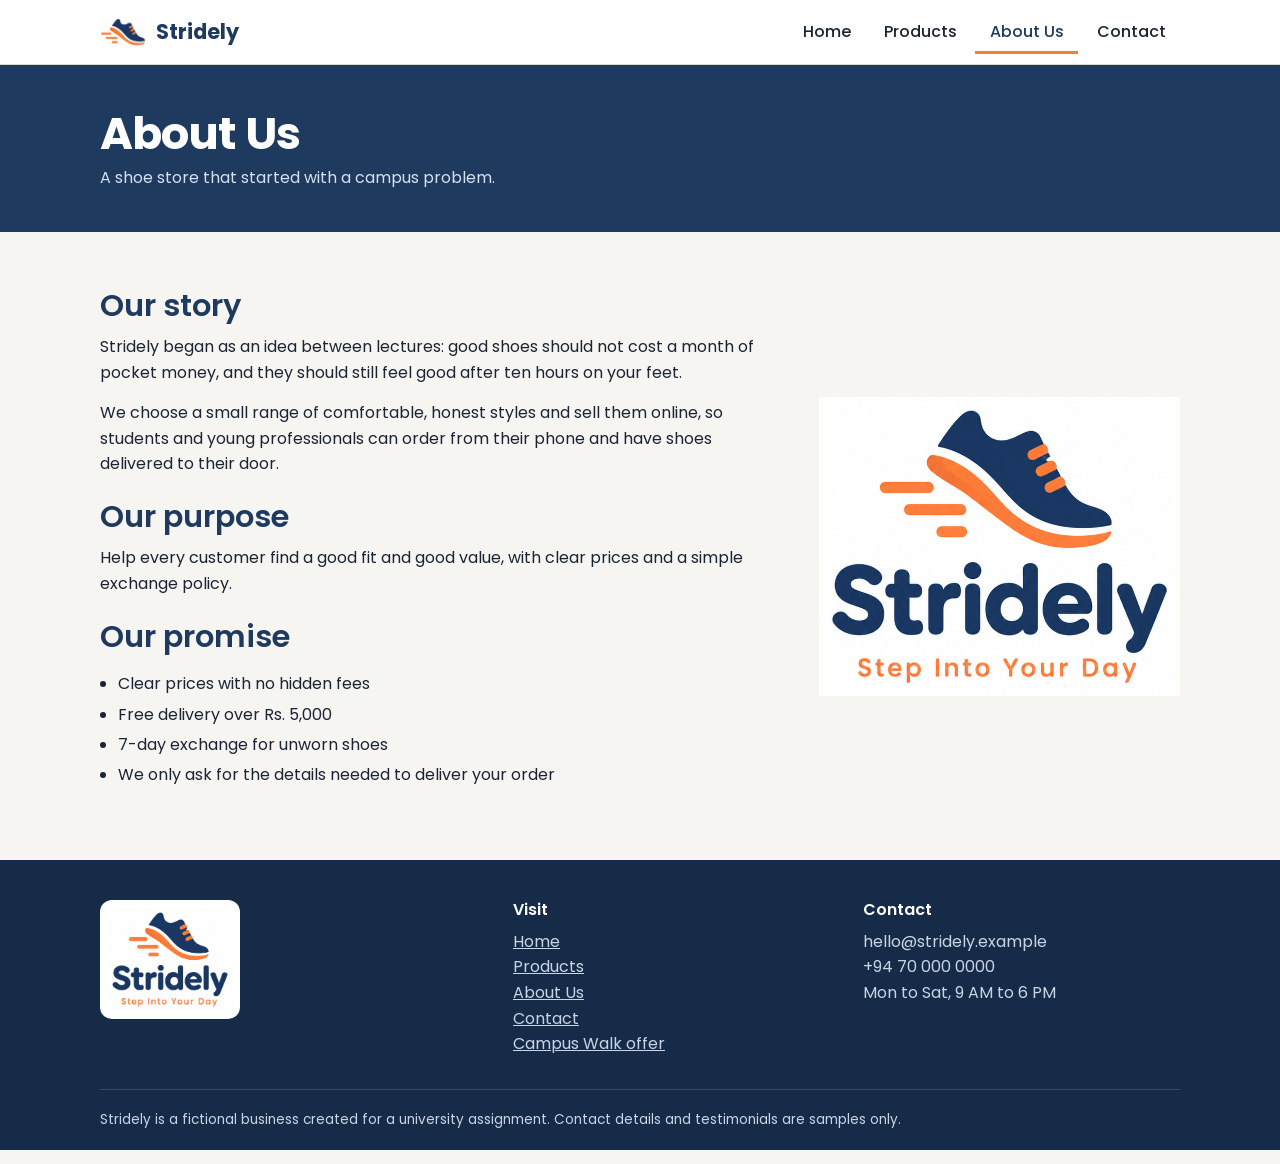
<file: about.html>
<!DOCTYPE html>
<html lang="en">
<head>
<meta charset="UTF-8">
<meta name="viewport" content="width=device-width, initial-scale=1">
<title>About Us | Stridely</title>
<meta name="description" content="The story and purpose behind Stridely.">
<link rel="icon" type="image/png" href="images/favicon.png">
<link rel="preconnect" href="https://fonts.googleapis.com">
<link rel="preconnect" href="https://fonts.gstatic.com" crossorigin>
<link href="https://fonts.googleapis.com/css2?family=Poppins:wght@400;500;600;700&display=swap" rel="stylesheet">
<link rel="stylesheet" href="css/style.css">
</head>
<body>
<a class="skip" href="#main">Skip to content</a>
<header class="site-header">
  <div class="wrap bar">
    <a class="brand" href="index.html" aria-label="Stridely home"><img src="images/logo-icon.png" alt="" width="46" height="28"><span>Stridely</span></a>
    <button class="menu-btn" id="menuBtn" aria-expanded="false" aria-controls="nav">Menu</button>
    <nav id="nav" aria-label="Main"><ul><li><a href="index.html">Home</a></li><li><a href="products.html">Products</a></li><li><a href="about.html" aria-current="page">About Us</a></li><li><a href="contact.html">Contact</a></li></ul></nav>
  </div>
</header>
<main id="main">

<section class="page-title"><div class="wrap"><h1>About Us</h1><p>A shoe store that started with a campus problem.</p></div></section>
<section class="section wrap about">
  <div>
    <h2>Our story</h2>
    <p>Stridely began as an idea between lectures: good shoes should not cost a month of pocket money, and they should still feel good after ten hours on your feet.</p>
    <p>We choose a small range of comfortable, honest styles and sell them online, so students and young professionals can order from their phone and have shoes delivered to their door.</p>
    <h2>Our purpose</h2>
    <p>Help every customer find a good fit and good value, with clear prices and a simple exchange policy.</p>
    <h2>Our promise</h2>
    <ul class="ticks">
      <li>Clear prices with no hidden fees</li>
      <li>Free delivery over Rs. 5,000</li>
      <li>7-day exchange for unworn shoes</li>
      <li>We only ask for the details needed to deliver your order</li>
    </ul>
  </div>
  <img src="images/logo.png" alt="Stridely logo with the tagline Step Into Your Day" width="420" height="347">
</section>
</main>
<footer class="site-footer">
  <div class="wrap foot">
    <div>
      <img src="images/logo.png" alt="Stridely, Step Into Your Day" class="foot-logo" width="140" height="116">
    </div>
    <div>
      <h3>Visit</h3>
      <ul><li><a href="index.html">Home</a></li><li><a href="products.html">Products</a></li><li><a href="about.html">About Us</a></li><li><a href="contact.html">Contact</a></li><li><a href="landing.html">Campus Walk offer</a></li></ul>
    </div>
    <div>
      <h3>Contact</h3>
      <p>hello@stridely.example<br>+94 70 000 0000<br>Mon to Sat, 9 AM to 6 PM</p>
    </div>
  </div>
  <p class="wrap fine">Stridely is a fictional business created for a university assignment. Contact details and testimonials are samples only.</p>
</footer>
<script src="js/script.js"></script>
</body>
</html>
</file>
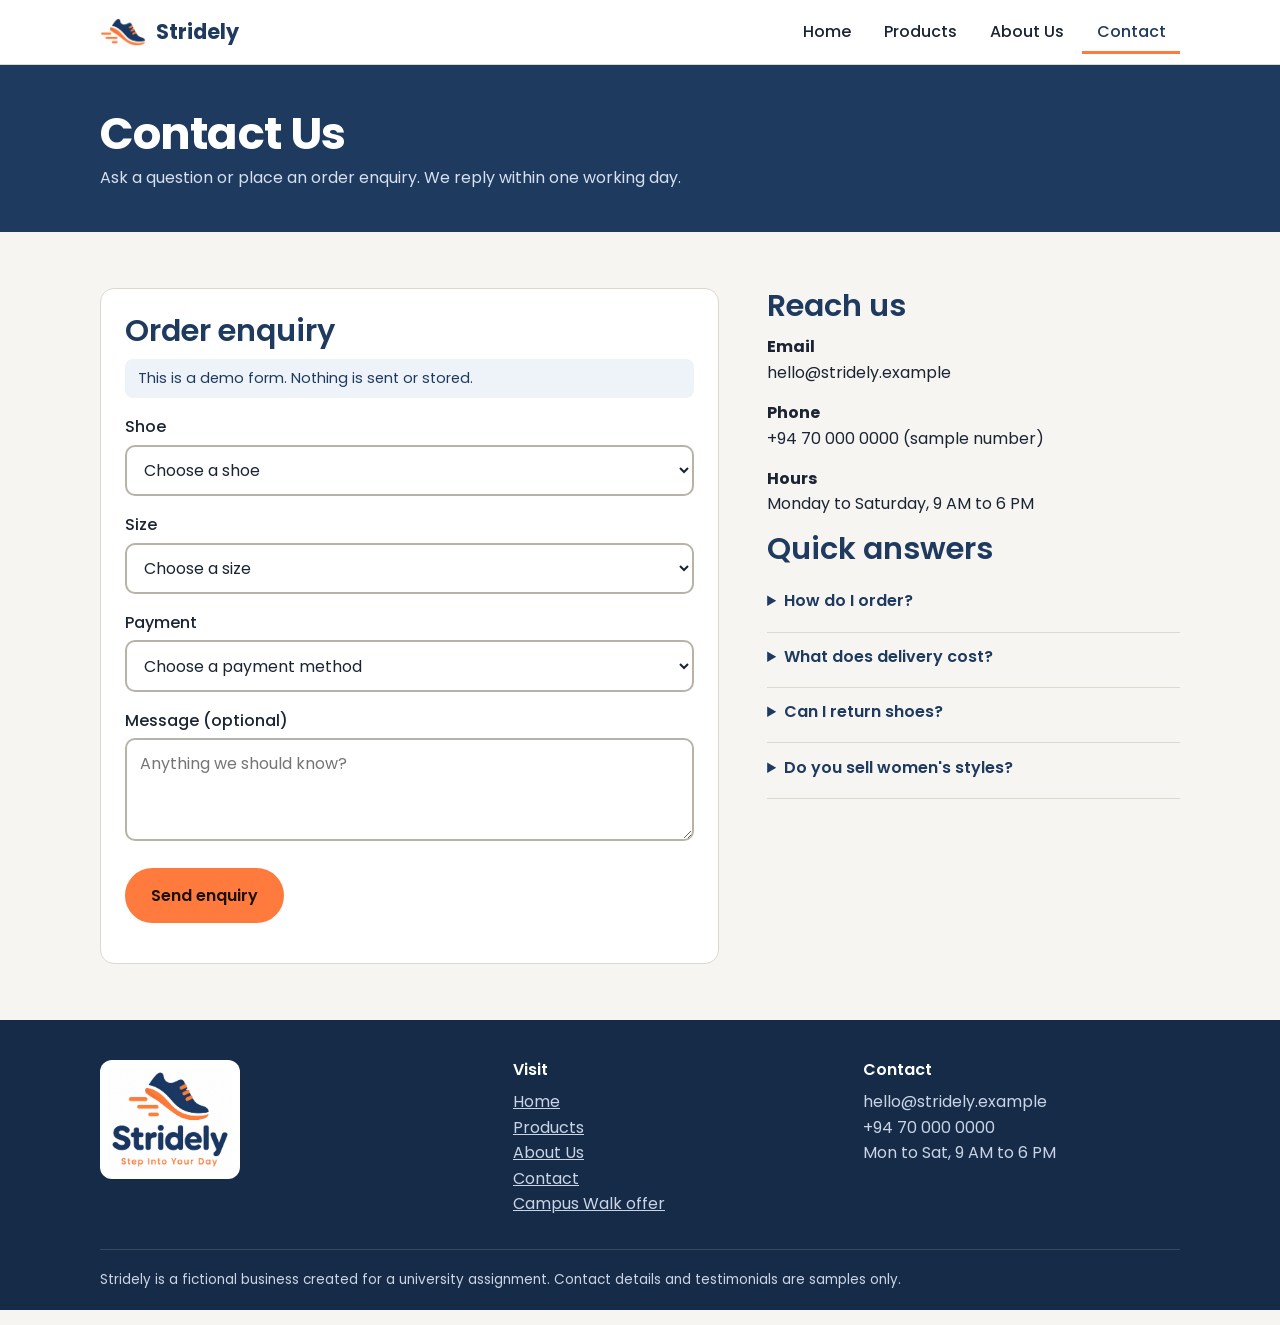
<file: contact.html>
<!DOCTYPE html>
<html lang="en">
<head>
<meta charset="UTF-8">
<meta name="viewport" content="width=device-width, initial-scale=1">
<title>Contact | Stridely</title>
<meta name="description" content="Contact Stridely or send an order enquiry.">
<link rel="icon" type="image/png" href="images/favicon.png">
<link rel="preconnect" href="https://fonts.googleapis.com">
<link rel="preconnect" href="https://fonts.gstatic.com" crossorigin>
<link href="https://fonts.googleapis.com/css2?family=Poppins:wght@400;500;600;700&display=swap" rel="stylesheet">
<link rel="stylesheet" href="css/style.css">
</head>
<body>
<a class="skip" href="#main">Skip to content</a>
<header class="site-header">
  <div class="wrap bar">
    <a class="brand" href="index.html" aria-label="Stridely home"><img src="images/logo-icon.png" alt="" width="46" height="28"><span>Stridely</span></a>
    <button class="menu-btn" id="menuBtn" aria-expanded="false" aria-controls="nav">Menu</button>
    <nav id="nav" aria-label="Main"><ul><li><a href="index.html">Home</a></li><li><a href="products.html">Products</a></li><li><a href="about.html">About Us</a></li><li><a href="contact.html" aria-current="page">Contact</a></li></ul></nav>
  </div>
</header>
<main id="main">

<section class="page-title"><div class="wrap"><h1>Contact Us</h1><p>Ask a question or place an order enquiry. We reply within one working day.</p></div></section>
<section class="section wrap contact">
  <form id="orderForm" novalidate>
    <h2>Order enquiry</h2>
    <p class="demo-note">This is a demo form. Nothing is sent or stored.</p>
    <label for="product">Shoe</label>
    <select id="product" required><option value="">Choose a shoe</option><option>Canvas Slip-On</option><option>Campus Walk Sneakers</option><option>CityLoafer Casual</option><option>FlexRun Trainers</option><option>Executive Derby Brown</option><option>Office Oxford Black</option><option>Classic Monk Strap</option></select>
    <label for="size">Size</label>
    <select id="size" required><option value="">Choose a size</option><option>38</option><option>39</option><option>40</option><option>41</option><option>42</option><option>43</option><option>44</option><option>45</option></select>
    <label for="pay">Payment</label>
    <select id="pay" required><option value="">Choose a payment method</option><option>Cash on delivery</option><option>Bank transfer</option></select>
    <label for="note">Message (optional)</label>
    <textarea id="note" rows="3" placeholder="Anything we should know?"></textarea>
    <button class="btn" type="submit">Send enquiry</button>
    <p id="formMsg" class="form-msg" role="status" aria-live="polite"></p>
  </form>
  <aside>
    <h2>Reach us</h2>
    <p><strong>Email</strong><br>hello@stridely.example</p>
    <p><strong>Phone</strong><br>+94 70 000 0000 (sample number)</p>
    <p><strong>Hours</strong><br>Monday to Saturday, 9 AM to 6 PM</p>
    <h2>Quick answers</h2>
    <details><summary>How do I order?</summary><p>Choose a shoe and size, send the enquiry form, then pay by cash on delivery or bank transfer.</p></details>
    <details><summary>What does delivery cost?</summary><p>Free over Rs. 5,000. Otherwise Rs. 350 island-wide.</p></details>
    <details><summary>Can I return shoes?</summary><p>You can exchange unworn shoes within 7 days. Refunds are not covered by our policy.</p></details>
    <details><summary>Do you sell women's styles?</summary><p>Not yet. We stock men's and unisex styles only.</p></details>
  </aside>
</section>
</main>
<footer class="site-footer">
  <div class="wrap foot">
    <div>
      <img src="images/logo.png" alt="Stridely, Step Into Your Day" class="foot-logo" width="140" height="116">
    </div>
    <div>
      <h3>Visit</h3>
      <ul><li><a href="index.html">Home</a></li><li><a href="products.html">Products</a></li><li><a href="about.html">About Us</a></li><li><a href="contact.html">Contact</a></li><li><a href="landing.html">Campus Walk offer</a></li></ul>
    </div>
    <div>
      <h3>Contact</h3>
      <p>hello@stridely.example<br>+94 70 000 0000<br>Mon to Sat, 9 AM to 6 PM</p>
    </div>
  </div>
  <p class="wrap fine">Stridely is a fictional business created for a university assignment. Contact details and testimonials are samples only.</p>
</footer>
<script src="js/script.js"></script>
</body>
</html>
</file>
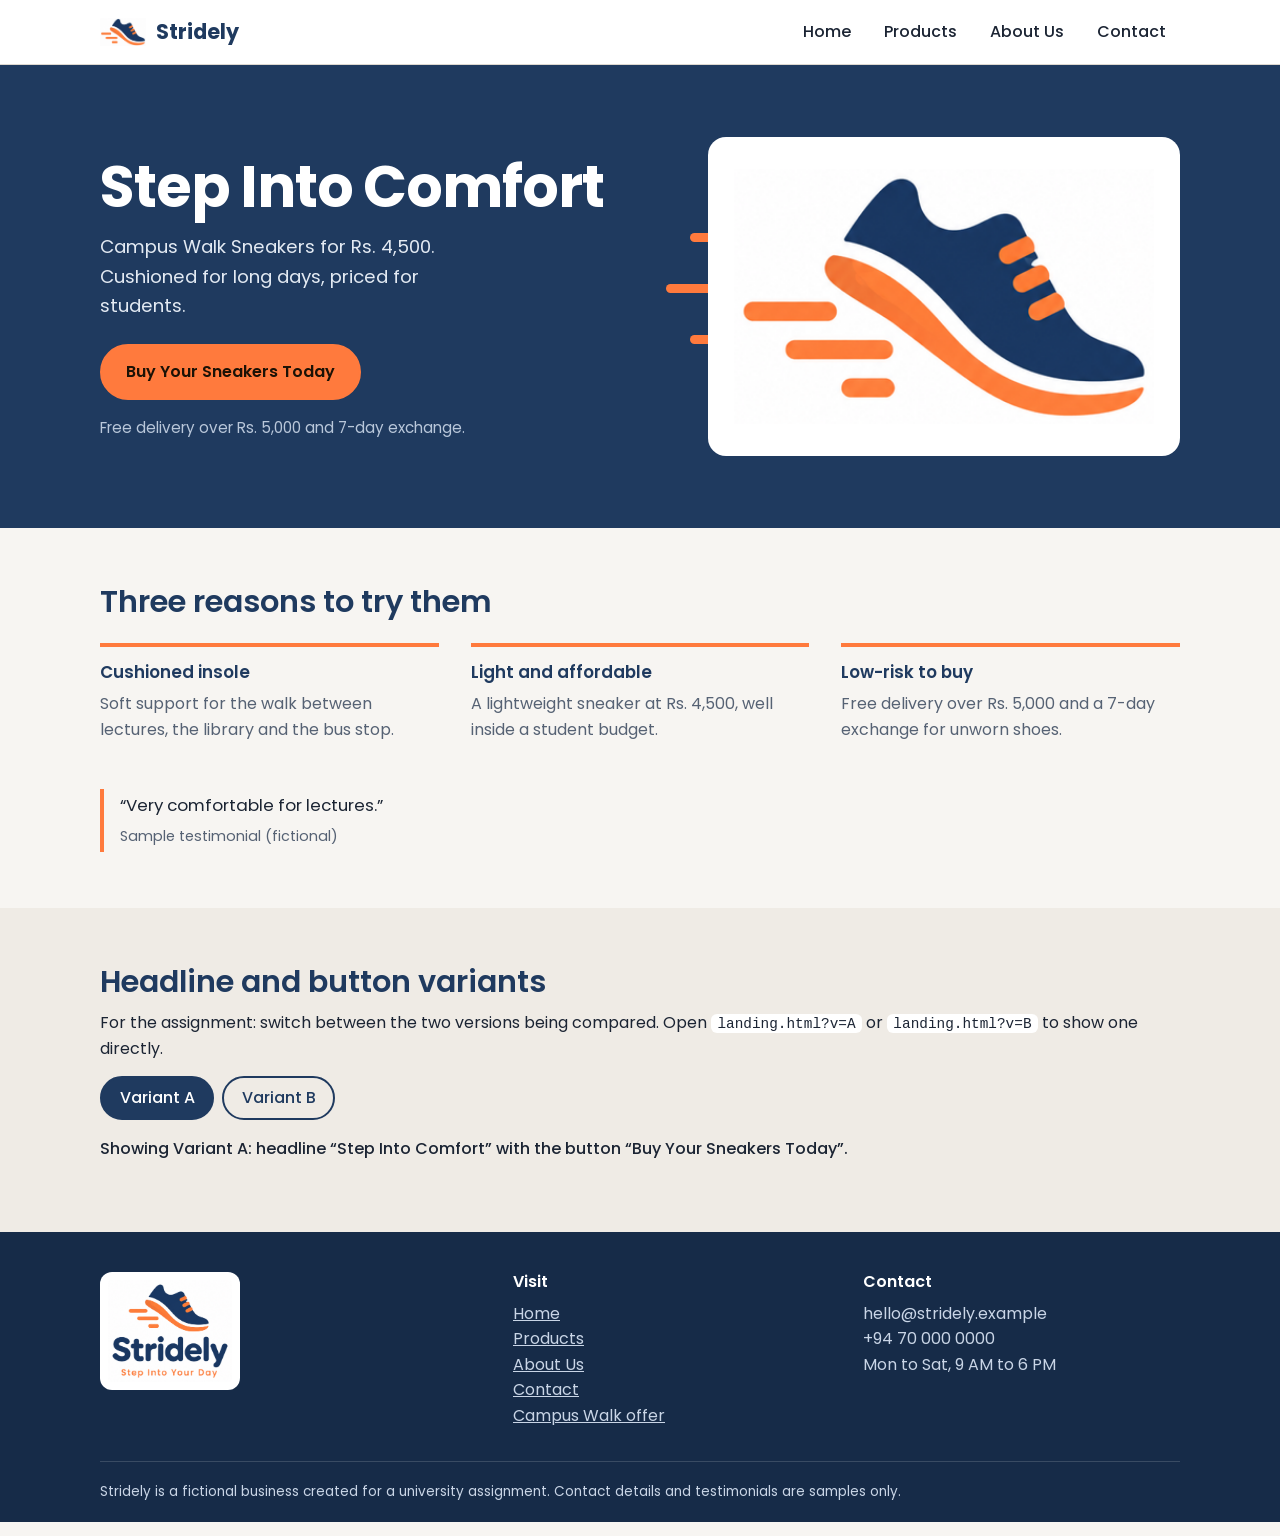
<file: landing.html>
<!DOCTYPE html>
<html lang="en">
<head>
<meta charset="UTF-8">
<meta name="viewport" content="width=device-width, initial-scale=1">
<title>Campus Walk Sneakers | Stridely</title>
<meta name="description" content="Cushioned, lightweight sneakers for students at Rs. 4,500.">
<link rel="icon" type="image/png" href="images/favicon.png">
<link rel="preconnect" href="https://fonts.googleapis.com">
<link rel="preconnect" href="https://fonts.gstatic.com" crossorigin>
<link href="https://fonts.googleapis.com/css2?family=Poppins:wght@400;500;600;700&display=swap" rel="stylesheet">
<link rel="stylesheet" href="css/style.css">
</head>
<body>
<a class="skip" href="#main">Skip to content</a>
<header class="site-header">
  <div class="wrap bar">
    <a class="brand" href="index.html" aria-label="Stridely home"><img src="images/logo-icon.png" alt="" width="46" height="28"><span>Stridely</span></a>
    <button class="menu-btn" id="menuBtn" aria-expanded="false" aria-controls="nav">Menu</button>
    <nav id="nav" aria-label="Main"><ul><li><a href="index.html">Home</a></li><li><a href="products.html">Products</a></li><li><a href="about.html">About Us</a></li><li><a href="contact.html">Contact</a></li></ul></nav>
  </div>
</header>
<main id="main">

<section class="land-hero">
  <div class="wrap hero-grid">
    <div class="hero-copy">
      <h1 id="lhead">Step Into Comfort</h1>
      <p class="lead">Campus Walk Sneakers for Rs. 4,500. Cushioned for long days, priced for students.</p>
      <div class="actions"><a class="btn" id="lcta" href="contact.html?product=Campus%20Walk%20Sneakers">Buy Your Sneakers Today</a></div>
      <p class="hero-note">Free delivery over Rs. 5,000 and 7-day exchange.</p>
    </div>
    <div class="hero-art" aria-hidden="true"><span class="streak s1"></span><span class="streak s2"></span><span class="streak s3"></span><img src="images/logo-icon.png" alt="" width="400" height="243"></div>
  </div>
</section>
<section class="section wrap">
  <h2>Three reasons to try them</h2>
  <div class="trio">
    <div><h3>Cushioned insole</h3><p>Soft support for the walk between lectures, the library and the bus stop.</p></div>
    <div><h3>Light and affordable</h3><p>A lightweight sneaker at Rs. 4,500, well inside a student budget.</p></div>
    <div><h3>Low-risk to buy</h3><p>Free delivery over Rs. 5,000 and a 7-day exchange for unworn shoes.</p></div>
  </div>
  <blockquote class="single">“Very comfortable for lectures.”<cite>Sample testimonial (fictional)</cite></blockquote>
</section>
<section class="section tint">
  <div class="wrap variants">
    <h2>Headline and button variants</h2>
    <p>For the assignment: switch between the two versions being compared. Open <code>landing.html?v=A</code> or <code>landing.html?v=B</code> to show one directly.</p>
    <div class="chips"><button class="chip active" data-v="A">Variant A</button><button class="chip" data-v="B">Variant B</button></div>
    <p id="vinfo" class="vinfo"></p>
  </div>
</section>
</main>
<footer class="site-footer">
  <div class="wrap foot">
    <div>
      <img src="images/logo.png" alt="Stridely, Step Into Your Day" class="foot-logo" width="140" height="116">
    </div>
    <div>
      <h3>Visit</h3>
      <ul><li><a href="index.html">Home</a></li><li><a href="products.html">Products</a></li><li><a href="about.html">About Us</a></li><li><a href="contact.html">Contact</a></li><li><a href="landing.html">Campus Walk offer</a></li></ul>
    </div>
    <div>
      <h3>Contact</h3>
      <p>hello@stridely.example<br>+94 70 000 0000<br>Mon to Sat, 9 AM to 6 PM</p>
    </div>
  </div>
  <p class="wrap fine">Stridely is a fictional business created for a university assignment. Contact details and testimonials are samples only.</p>
</footer>
<script src="js/script.js"></script>
</body>
</html>
</file>
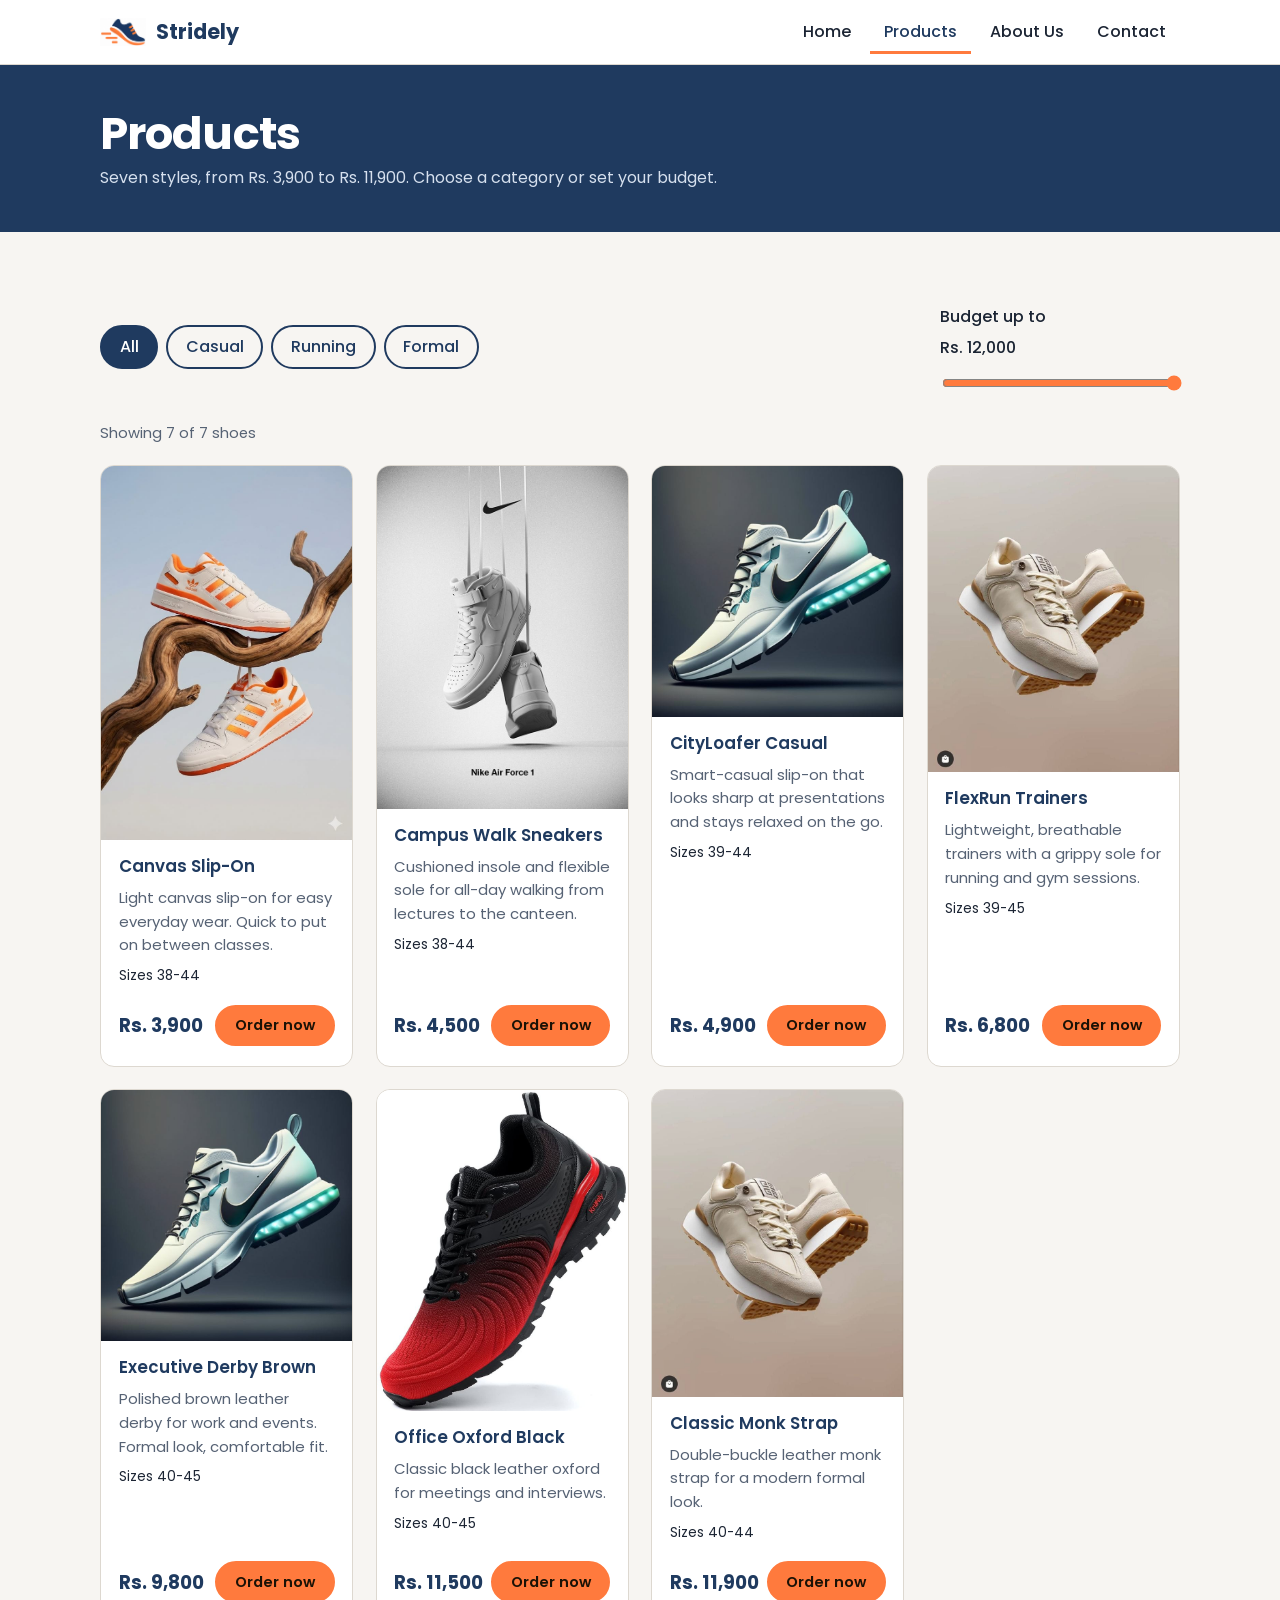
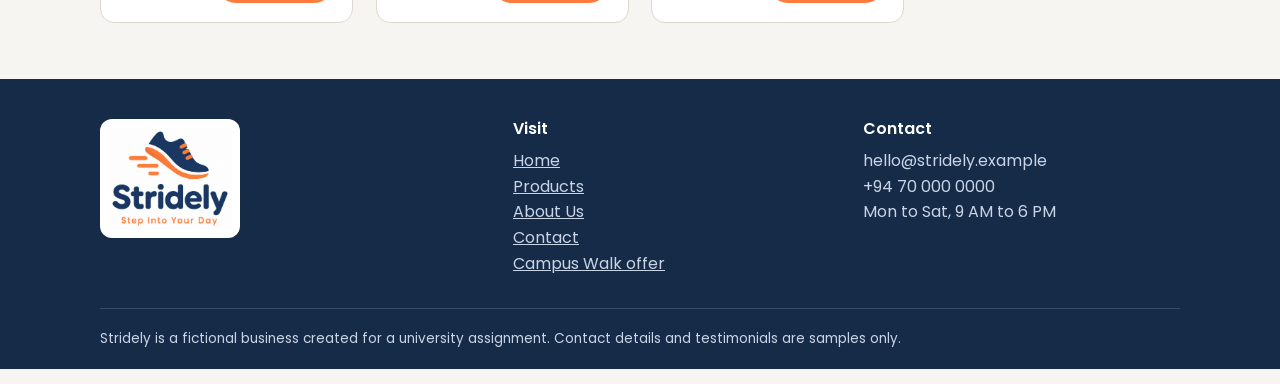
<file: products.html>
<!DOCTYPE html>
<html lang="en">
<head>
<meta charset="UTF-8">
<meta name="viewport" content="width=device-width, initial-scale=1">
<title>Products | Stridely</title>
<meta name="description" content="Casual, running and formal shoes from Rs. 3,900.">
<link rel="icon" type="image/png" href="images/favicon.png">
<link rel="preconnect" href="https://fonts.googleapis.com">
<link rel="preconnect" href="https://fonts.gstatic.com" crossorigin>
<link href="https://fonts.googleapis.com/css2?family=Poppins:wght@400;500;600;700&display=swap" rel="stylesheet">
<link rel="stylesheet" href="css/style.css">
</head>
<body>
<a class="skip" href="#main">Skip to content</a>
<header class="site-header">
  <div class="wrap bar">
    <a class="brand" href="index.html" aria-label="Stridely home"><img src="images/logo-icon.png" alt="" width="46" height="28"><span>Stridely</span></a>
    <button class="menu-btn" id="menuBtn" aria-expanded="false" aria-controls="nav">Menu</button>
    <nav id="nav" aria-label="Main"><ul><li><a href="index.html">Home</a></li><li><a href="products.html" aria-current="page">Products</a></li><li><a href="about.html">About Us</a></li><li><a href="contact.html">Contact</a></li></ul></nav>
  </div>
</header>
<main id="main">

<section class="page-title"><div class="wrap"><h1>Products</h1><p>Seven styles, from Rs. 3,900 to Rs. 11,900. Choose a category or set your budget.</p></div></section>
<section class="section wrap">
  <div class="filters" role="group" aria-label="Filter products">
    <div class="chips">
      <button class="chip active" data-filter="all">All</button>
      <button class="chip" data-filter="casual">Casual</button>
      <button class="chip" data-filter="running">Running</button>
      <button class="chip" data-filter="formal">Formal</button>
    </div>
    <label class="budget">Budget up to <output id="budgetOut">Rs. 12,000</output>
      <input type="range" id="budget" min="4000" max="12000" step="500" value="12000">
    </label>
  </div>
  <p id="count" class="count" aria-live="polite">Showing 7 of 7 shoes</p>
  <div class="grid" id="grid"><article class="card product" data-cat="casual" data-price="3900">
  <img src="images/1.jpeg" alt="Canvas Slip-On shoe illustration" width="420" height="240" loading="lazy">
  <div class="card-body">
    <h3>Canvas Slip-On</h3>
    <p>Light canvas slip-on for easy everyday wear. Quick to put on between classes.</p>
    <p class="meta">Sizes 38-44</p>
    <div class="buy"><strong class="price">Rs. 3,900</strong><a class="btn btn-small" href="contact.html?product=Canvas%20Slip-On">Order now</a></div>
  </div>
</article><article class="card product" data-cat="casual" data-price="4500">
  <img src="images/2.jpeg" alt="Campus Walk Sneakers shoe illustration" width="420" height="240" loading="lazy">
  <div class="card-body">
    <h3>Campus Walk Sneakers</h3>
    <p>Cushioned insole and flexible sole for all-day walking from lectures to the canteen.</p>
    <p class="meta">Sizes 38-44</p>
    <div class="buy"><strong class="price">Rs. 4,500</strong><a class="btn btn-small" href="contact.html?product=Campus%20Walk%20Sneakers">Order now</a></div>
  </div>
</article><article class="card product" data-cat="casual" data-price="4900">
  <img src="images/3.jpeg" alt="CityLoafer Casual shoe illustration" width="420" height="240" loading="lazy">
  <div class="card-body">
    <h3>CityLoafer Casual</h3>
    <p>Smart-casual slip-on that looks sharp at presentations and stays relaxed on the go.</p>
    <p class="meta">Sizes 39-44</p>
    <div class="buy"><strong class="price">Rs. 4,900</strong><a class="btn btn-small" href="contact.html?product=CityLoafer%20Casual">Order now</a></div>
  </div>
</article><article class="card product" data-cat="running" data-price="6800">
  <img src="images/4.jpeg" alt="FlexRun Trainers shoe illustration" width="420" height="240" loading="lazy">
  <div class="card-body">
    <h3>FlexRun Trainers</h3>
    <p>Lightweight, breathable trainers with a grippy sole for running and gym sessions.</p>
    <p class="meta">Sizes 39-45</p>
    <div class="buy"><strong class="price">Rs. 6,800</strong><a class="btn btn-small" href="contact.html?product=FlexRun%20Trainers">Order now</a></div>
  </div>
</article><article class="card product" data-cat="formal" data-price="9800">
  <img src="images/8.jpeg" alt="Executive Derby Brown shoe illustration" width="420" height="240" loading="lazy">
  <div class="card-body">
    <h3>Executive Derby Brown</h3>
    <p>Polished brown leather derby for work and events. Formal look, comfortable fit.</p>
    <p class="meta">Sizes 40-45</p>
    <div class="buy"><strong class="price">Rs. 9,800</strong><a class="btn btn-small" href="contact.html?product=Executive%20Derby%20Brown">Order now</a></div>
  </div>
</article><article class="card product" data-cat="formal" data-price="11500">
  <img src="images/6.jpeg" alt="Office Oxford Black shoe illustration" width="420" height="240" loading="lazy">
  <div class="card-body">
    <h3>Office Oxford Black</h3>
    <p>Classic black leather oxford for meetings and interviews.</p>
    <p class="meta">Sizes 40-45</p>
    <div class="buy"><strong class="price">Rs. 11,500</strong><a class="btn btn-small" href="contact.html?product=Office%20Oxford%20Black">Order now</a></div>
  </div>
</article><article class="card product" data-cat="formal" data-price="11900">
  <img src="images/7.jpeg" alt="Classic Monk Strap shoe illustration" width="420" height="240" loading="lazy">
  <div class="card-body">
    <h3>Classic Monk Strap</h3>
    <p>Double-buckle leather monk strap for a modern formal look.</p>
    <p class="meta">Sizes 40-44</p>
    <div class="buy"><strong class="price">Rs. 11,900</strong><a class="btn btn-small" href="contact.html?product=Classic%20Monk%20Strap">Order now</a></div>
  </div>
</article></div>
  <p id="empty" class="empty" hidden>No shoes match this budget and category. Raise your budget or choose All.</p>
</section>
</main>
<footer class="site-footer">
  <div class="wrap foot">
    <div>
      <img src="images/logo.png" alt="Stridely, Step Into Your Day" class="foot-logo" width="140" height="116">
    </div>
    <div>
      <h3>Visit</h3>
      <ul><li><a href="index.html">Home</a></li><li><a href="products.html">Products</a></li><li><a href="about.html">About Us</a></li><li><a href="contact.html">Contact</a></li><li><a href="landing.html">Campus Walk offer</a></li></ul>
    </div>
    <div>
      <h3>Contact</h3>
      <p>hello@stridely.example<br>+94 70 000 0000<br>Mon to Sat, 9 AM to 6 PM</p>
    </div>
  </div>
  <p class="wrap fine">Stridely is a fictional business created for a university assignment. Contact details and testimonials are samples only.</p>
</footer>
<script src="js/script.js"></script>
</body>
</html>
</file>
<file: css/style.css>
:root{
  --navy:#1F3A5F; --navy-d:#162B48; --orange:#FF7A3D; --orange-d:#C94F13;
  --paper:#F7F5F2; --ink:#1B2433; --muted:#566274; --line:#DDD8D0; --white:#fff;
  --r:14px;
}
*{box-sizing:border-box}
html{scroll-behavior:smooth}
body{margin:0;font-family:"Poppins",system-ui,-apple-system,"Segoe UI",Roboto,Arial,sans-serif;color:var(--ink);background:var(--paper);line-height:1.6;font-size:16px}
img{max-width:100%;height:auto;display:block}
a{color:var(--navy)}
h1,h2,h3{line-height:1.2;margin:0 0 .6rem;color:var(--navy)}
h1{font-size:clamp(2.2rem,6vw,3.6rem);font-weight:700;letter-spacing:-.02em}
h2{font-size:clamp(1.4rem,3.2vw,1.9rem);font-weight:600}
h3{font-size:1.05rem;font-weight:600}
p{margin:0 0 .9rem}
.wrap{width:min(1080px,100% - 2.5rem);margin-inline:auto}
:focus-visible{outline:3px solid var(--orange);outline-offset:3px;border-radius:4px}
.skip{position:absolute;left:-999px;top:0;background:var(--navy);color:#fff;padding:.6rem 1rem;z-index:100}
.skip:focus{left:0}

/* header */
.site-header{background:var(--white);border-bottom:1px solid var(--line);position:sticky;top:0;z-index:50}
.bar{display:flex;align-items:center;justify-content:space-between;min-height:64px;gap:1rem}
.brand{display:flex;align-items:center;gap:.6rem;text-decoration:none;font-weight:700;font-size:1.3rem;color:var(--navy)}
.brand img{width:46px;height:auto}
nav ul{display:flex;gap:.25rem;list-style:none;margin:0;padding:0}
nav a{display:block;padding:.55rem .9rem;text-decoration:none;color:var(--ink);font-weight:500;border-radius:8px}
nav a:hover{background:var(--paper)}
nav a[aria-current="page"]{color:var(--navy);box-shadow:inset 0 -3px 0 var(--orange);border-radius:0}
.menu-btn{display:none;min-height:44px;padding:0 1rem;border:2px solid var(--navy);background:transparent;color:var(--navy);font:inherit;font-weight:600;border-radius:10px;cursor:pointer}

/* buttons */
.btn{display:inline-block;background:var(--orange);color:#1B1206;font:inherit;font-weight:600;text-decoration:none;padding:.8rem 1.5rem;border:2px solid var(--orange);border-radius:999px;cursor:pointer;min-height:44px;transition:background .15s,transform .15s}
.btn:hover{background:#FF9560;border-color:#FF9560}
.btn:active{transform:scale(.97)}
.btn-ghost{background:transparent;color:#fff;border-color:#fff}
.btn-ghost:hover{background:rgba(255,255,255,.14);border-color:#fff}
.btn-small{padding:.45rem 1.1rem;font-size:.92rem;min-height:40px}

/* hero (the one memorable moment: the shoe strides in) */
.hero,.land-hero{background:var(--navy);color:#fff;overflow:hidden}
.hero h1,.land-hero h1{color:#fff}
.hero-grid{display:grid;grid-template-columns:1.1fr .9fr;align-items:center;gap:2rem;padding-block:4.5rem}
.lead{font-size:1.15rem;max-width:34ch;color:#E3EAF3}
.actions{display:flex;flex-wrap:wrap;gap:.8rem;margin:1.5rem 0 1rem}
.hero-note{color:#B9C7DA;font-size:.95rem;margin:0}
.hero-art{position:relative}
.hero-art img{position:relative;width:100%;border-radius:18px;animation:stride .9s cubic-bezier(.2,.8,.2,1) both}
.streak{position:absolute;height:9px;border-radius:9px;background:var(--orange);left:-4%;animation:streak .9s .1s ease-out both}
.s1{top:30%;width:22%}.s2{top:46%;width:30%;left:-9%}.s3{top:62%;width:16%}
@keyframes stride{from{transform:translateX(70px);opacity:0}to{transform:none;opacity:1}}
@keyframes streak{from{transform:translateX(120px);opacity:0}to{transform:none;opacity:1}}

/* sections */
.section{padding-block:3.5rem}
.section.tint{background:#EFEBE5;padding-inline:0}
.head-row{display:flex;justify-content:space-between;align-items:baseline;gap:1rem;flex-wrap:wrap}
.textlink{font-weight:600}
.page-title{background:var(--navy);color:#fff;padding-block:2.6rem}
.page-title h1{color:#fff;font-size:clamp(2rem,5vw,2.8rem);margin-bottom:.3rem}
.page-title p{color:#D6E0EE;margin:0}
.trio{display:grid;grid-template-columns:repeat(3,1fr);gap:2rem;margin-top:1.4rem}
.trio>div{border-top:4px solid var(--orange);padding-top:.9rem}
.trio p{color:var(--muted)}
.quotes blockquote,.single{margin:0}
blockquote{border-left:4px solid var(--orange);padding:.2rem 0 .2rem 1rem;font-size:1.05rem}
blockquote cite{display:block;font-style:normal;color:var(--muted);font-size:.9rem;margin-top:.4rem}
.single{margin-top:2rem;max-width:44ch}
.sample-note{color:var(--muted);font-size:.92rem}

/* products */
.grid{display:grid;grid-template-columns:repeat(auto-fill,minmax(250px,1fr));gap:1.4rem;margin-top:1.2rem}
.card{background:var(--white);border:1px solid var(--line);border-radius:var(--r);overflow:hidden;display:flex;flex-direction:column}
.card img{width:100%}
.card-body{padding:1rem 1.1rem 1.2rem;display:flex;flex-direction:column;flex:1}
.card-body p{color:var(--muted);font-size:.93rem;margin-bottom:.5rem}
.card-body .meta{font-size:.85rem;color:var(--ink)}
.buy{display:flex;align-items:center;justify-content:space-between;margin-top:auto;padding-top:.6rem}
.price{font-size:1.15rem;color:var(--navy)}
.filters{display:flex;flex-wrap:wrap;gap:1rem 2rem;align-items:center;justify-content:space-between}
.chips{display:flex;flex-wrap:wrap;gap:.5rem}
.chip{min-height:44px;padding:0 1.1rem;border:2px solid var(--navy);background:transparent;color:var(--navy);font:inherit;font-weight:500;border-radius:999px;cursor:pointer}
.chip.active{background:var(--navy);color:#fff}
.budget{display:flex;flex-direction:column;gap:.3rem;font-weight:500;min-width:240px}
.budget input{accent-color:var(--orange);width:100%;min-height:32px}
.count{color:var(--muted);margin:1rem 0 0;font-size:.92rem}
.empty{background:#FFF1E8;border:1px solid #F5C9AE;padding:1rem;border-radius:10px;margin-top:1rem}

/* about + contact */
.about{display:grid;grid-template-columns:1.3fr .7fr;gap:3rem;align-items:center}
.about h2{margin-top:1.4rem}.about h2:first-child{margin-top:0}
.ticks{padding-left:1.1rem}.ticks li{margin-bottom:.3rem}
.contact{display:grid;grid-template-columns:1.2fr .8fr;gap:3rem;align-items:start}
form{background:var(--white);border:1px solid var(--line);border-radius:var(--r);padding:1.5rem}
label{display:block;font-weight:500;margin:1rem 0 .3rem}
select,textarea{width:100%;font:inherit;padding:.7rem .8rem;border:2px solid #B9B2A7;border-radius:10px;background:#fff;color:var(--ink);min-height:44px}
select:focus,textarea:focus{border-color:var(--navy);outline:none;box-shadow:0 0 0 3px rgba(255,122,61,.35)}
form .btn{margin-top:1.2rem}
.demo-note{background:#EEF3F9;border-radius:8px;padding:.5rem .8rem;font-size:.9rem;color:var(--navy)}
.form-msg{margin:1rem 0 0;font-weight:500}
.form-msg.error{color:#B3261E}.form-msg.ok{color:#1B6B3A;background:#E7F5EC;padding:.8rem 1rem;border-radius:10px}
details{border-bottom:1px solid var(--line);padding:.7rem 0}
summary{cursor:pointer;font-weight:600;color:var(--navy);min-height:32px}
details p{margin:.5rem 0 0;color:var(--muted)}

/* cta band + landing extras */
.cta-band{background:var(--orange);padding-block:3rem}
.cta-band h2{color:#1B1206}.cta-band p{color:#2B1D0E}
.cta-band .btn{background:var(--navy);border-color:var(--navy);color:#fff}
.cta-band .btn:hover{background:var(--navy-d);border-color:var(--navy-d)}
.variants code{background:#fff;padding:.1rem .4rem;border-radius:6px;font-size:.9rem}
.vinfo{margin-top:1rem;font-weight:500}

/* footer */
.site-footer{background:var(--navy-d);color:#C9D5E6;padding-top:2.5rem;margin-top:0}
.foot{display:grid;grid-template-columns:1.2fr 1fr 1fr;gap:2rem}
.foot-logo{background:#fff;border-radius:12px;padding:.5rem;width:140px;height:auto}
.site-footer h3{color:#fff;font-size:1rem}
.site-footer ul{list-style:none;padding:0;margin:0}
.site-footer a{color:#C9D5E6}.site-footer a:hover{color:#fff}
.fine{font-size:.85rem;border-top:1px solid rgba(255,255,255,.15);margin-top:2rem;padding-block:1.2rem}

/* mobile */
@media (max-width:820px){
  .menu-btn{display:inline-block}
  nav{display:none;position:absolute;left:0;right:0;top:100%;background:#fff;border-bottom:1px solid var(--line);padding:.5rem 1.25rem 1rem}
  nav.open{display:block}
  nav ul{flex-direction:column}
  nav a{padding:.8rem .5rem}
  nav a[aria-current="page"]{box-shadow:inset 4px 0 0 var(--orange);padding-left:1rem}
  .hero-grid,.about,.contact{grid-template-columns:1fr}
  .hero-grid{padding-block:2.8rem;gap:1.5rem}
  .trio{grid-template-columns:1fr;gap:1.4rem}
  .foot{grid-template-columns:1fr}
  .about img{max-width:280px}
}
@media (prefers-reduced-motion:reduce){
  .hero-art img,.streak{animation:none}
  html{scroll-behavior:auto}
}
.hero-art img{background:#fff;padding:2rem 1.6rem}
</file>
